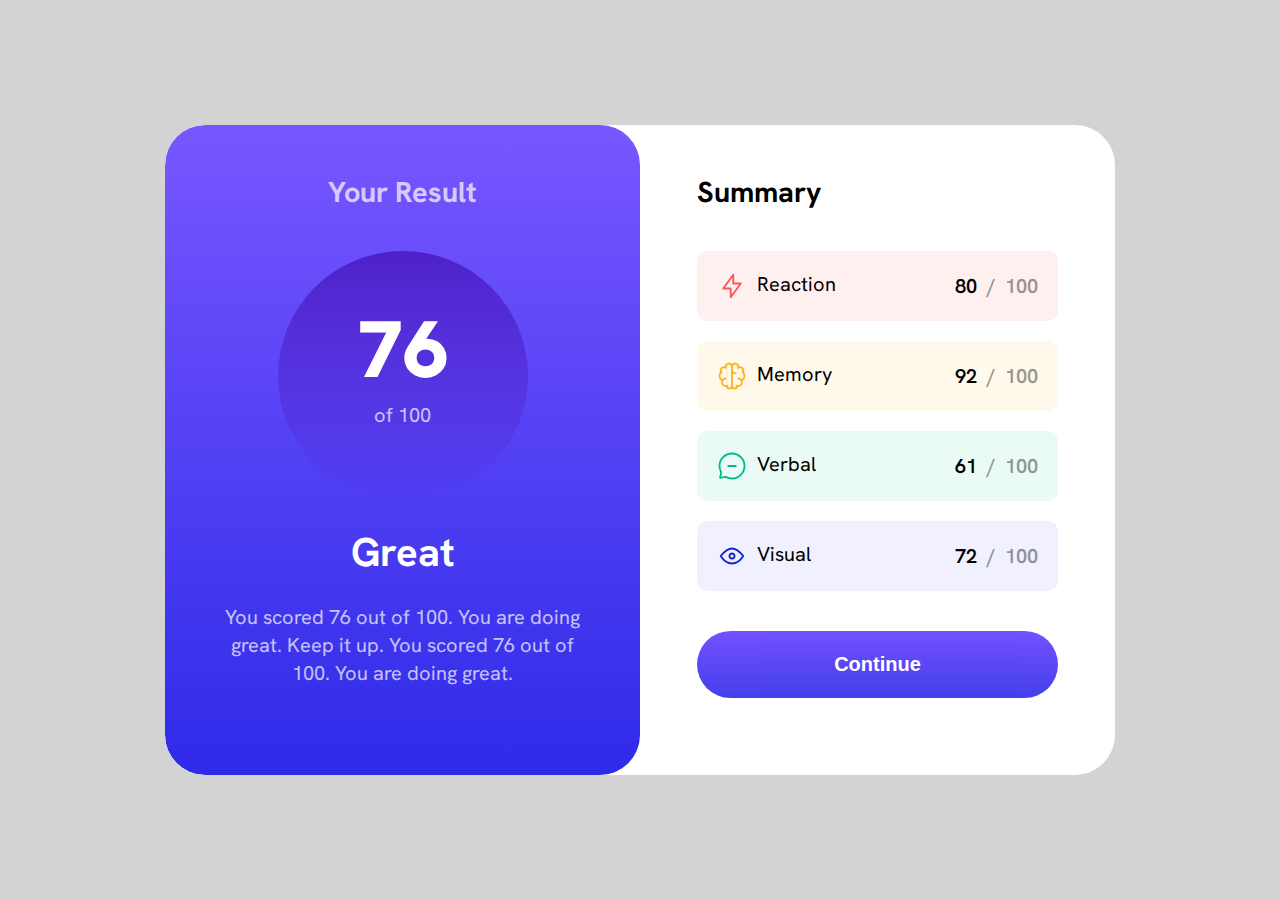
<file: index.html>
<!DOCTYPE html>
<html lang="en">
<head>
    <meta charset="UTF-8">
    <meta name="viewport" content="width=device-width, initial-scale=1.0">
    <title>Active States</title>
    <link rel="stylesheet" href="design.css">
    <link rel="shortcut icon" href="./images/favicon-32x32.png" type="image/x-icon">
</head>
<body>
    
    <main>
        <div class="container">
            <div class="blue-box">
                    <h3>Your Result</h3>
                    <div class="circle">
                        <span>76</span>
                        <p>of 100</p>
                    </div>

                    <h1>Great</h1>
                    <p>
                        You scored 76 out of 100. You are doing great. Keep it up.
                        You scored 76 out of 100. You are doing great.
                    </p>
            </div>
            <div class="white-box">
                <h3>Summary</h3>
                <div class="summary">
                    <div class="summary-item red">
                        <div class="title">
                            <img src="./images/icon-reaction.svg" alt="">
                            <span>Reaction</span>
                        </div>
                        <div class="score">
                            <span>80</span><span>/</span><span>100</span>
                        </div>
                    </div>
                    <div class="summary-item yellow">
                        <div class="title">
                            <img src="./images/icon-memory.svg" alt="">
                            <span>Memory</span>
                        </div>
                        <div class="score">
                            <span>92</span><span>/</span><span>100</span>
                        </div>
                    </div>
                    <div class="summary-item green">
                        <div class="title">
                            <img src="./images/icon-verbal.svg" alt="">
                            <span>Verbal</span>
                        </div>
                        <div class="score">
                            <span>61</span><span>/</span><span>100</span>
                        </div>
                    </div>
                    <div class="summary-item blue">
                        <div class="title">
                            <img src="./images/icon-visual.svg" alt="">
                            <span>Visual</span>
                        </div>
                        <div class="score">
                            <span>72</span><span>/</span><span>100</span>
                        </div>
                    </div>
                </div>
                <button type="button">Continue</button>
            </div>
        </div>
    </main>



</body>
</html>
</file>
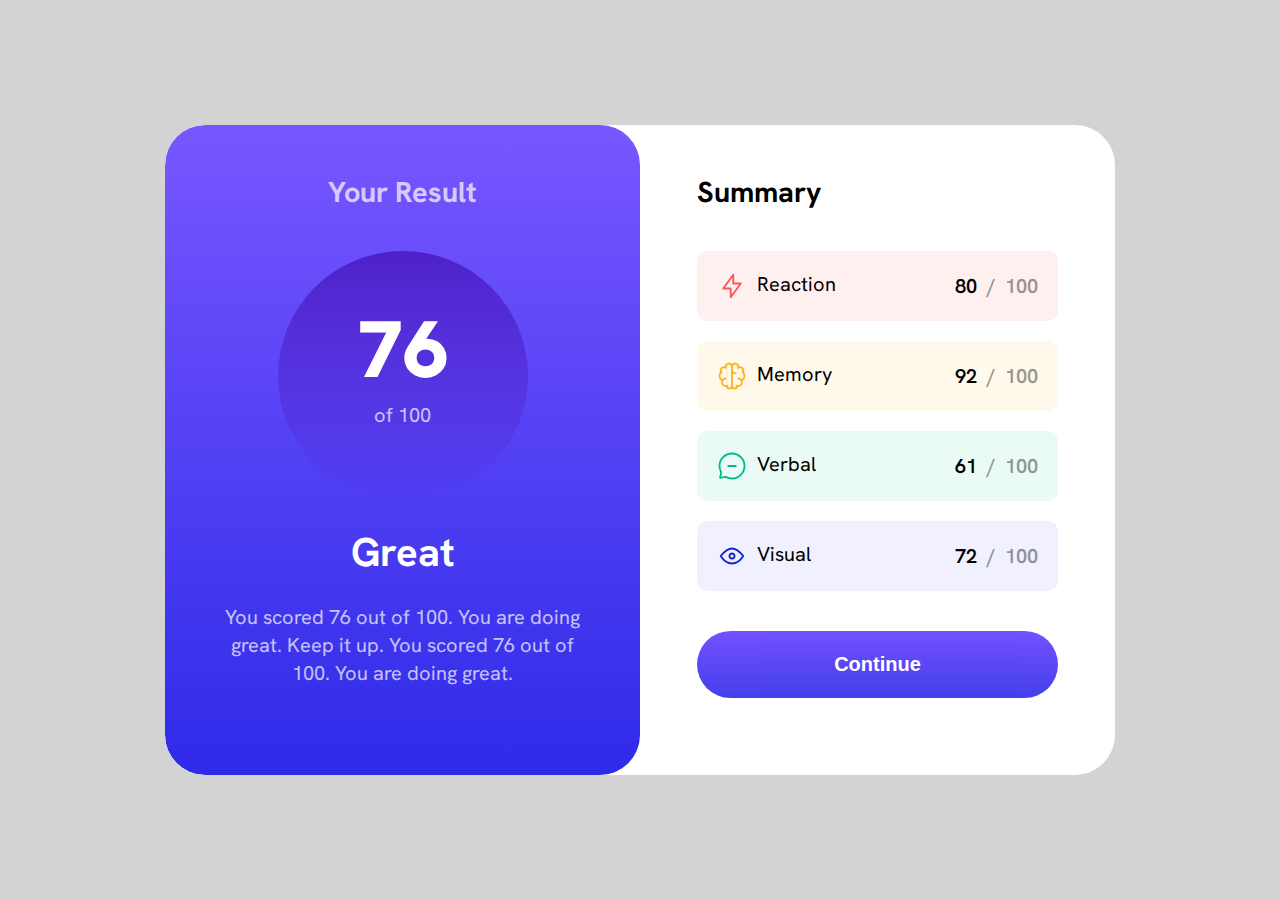
<file: design.html>
<!DOCTYPE html>
<html lang="en">
<head>
    <meta charset="UTF-8">
    <meta name="viewport" content="width=device-width, initial-scale=1.0">
    <title>Active States</title>
    <link rel="stylesheet" href="design.css">
    <link rel="shortcut icon" href="./images/favicon-32x32.png" type="image/x-icon">
</head>
<body>
    
    <main>
        <div class="container">
            <div class="blue-box">
                    <h3>Your Result</h3>
                    <div class="circle">
                        <span>76</span>
                        <p>of 100</p>
                    </div>

                    <h1>Great</h1>
                    <p>
                        You scored 76 out of 100. You are doing great. Keep it up.
                        You scored 76 out of 100. You are doing great.
                    </p>
            </div>
            <div class="white-box">
                <h3>Summary</h3>
                <div class="summary">
                    <div class="summary-item red">
                        <div class="title">
                            <img src="./images/icon-reaction.svg" alt="">
                            <span>Reaction</span>
                        </div>
                        <div class="score">
                            <span>80</span><span>/</span><span>100</span>
                        </div>
                    </div>
                    <div class="summary-item yellow">
                        <div class="title">
                            <img src="./images/icon-memory.svg" alt="">
                            <span>Memory</span>
                        </div>
                        <div class="score">
                            <span>92</span><span>/</span><span>100</span>
                        </div>
                    </div>
                    <div class="summary-item green">
                        <div class="title">
                            <img src="./images/icon-verbal.svg" alt="">
                            <span>Verbal</span>
                        </div>
                        <div class="score">
                            <span>61</span><span>/</span><span>100</span>
                        </div>
                    </div>
                    <div class="summary-item blue">
                        <div class="title">
                            <img src="./images/icon-visual.svg" alt="">
                            <span>Visual</span>
                        </div>
                        <div class="score">
                            <span>72</span><span>/</span><span>100</span>
                        </div>
                    </div>
                </div>
                <button type="button">Continue</button>
            </div>
        </div>
    </main>



</body>
</html>
</file>
<file: design.css>
@import url('https://fonts.googleapis.com/css2?family=Hanken+Grotesk:ital,wght@0,300;0,400;0,500;0,700;0,900;1,500&display=swap');

*{
    margin: 0;
    padding: 0;
    box-sizing: border-box;
}

body{
    font-family: 'Hanken Grotesk', sans-serif;
    background: lightgray;
}

main{
    height: 100vh;
    width: 100%;
    display: flex;
    justify-content: center;
    align-items: center;
}

.container{
    background-color: white;
    height: 650px;
    width: 950px;
    border-radius: 40px;
    display: flex;
    overflow: hidden;
}

.blue-box{
    background: linear-gradient(hsl(252, 100%, 67%), hsl(241, 81%, 54%));
    height: 100%;
    width: 50%;
    border-radius: 40px;
    color: white;
    display: flex;
    flex-direction: column;
    align-items: center;
    padding: 5% 6%;
    
}

.blue-box > h3{
    font-size: 1.8rem;
    margin-bottom: 40px;
    opacity: .7;
}

.blue-box > .circle{
    height: 250px;
    width: 250px;
    border-radius: 50%;
    background: linear-gradient(hsla(256, 72%, 46%, 1), hsla(241, 72%, 46%, 0));
    display: flex;
    flex-direction: column;
    justify-content: center;
    align-items: center;
    margin-bottom: 25px;
    align-content: center;
}

.blue-box > .circle > span{
    font-size: 5rem;
    font-weight: 900;
}

.blue-box h1{
    font-size: 2.5rem;
    font-weight: 700;
    margin-bottom: 25px;
}

.blue-box p{
    font-size: 20px;
    opacity: .7;
    margin-bottom: 25px;
    text-align: center;
    line-height: 28px;
}

.white-box{
    height: 100%;
    width: 50%;
    border-radius: 40px;
    color: black;
    display: flex;
    flex-direction: column;
    padding: 5% 6%;
}

.white-box > h3{
    font-size: 1.8rem;
    font-weight: 700;
    margin-bottom: 40px;
}

.summary{
    display: flex;
    flex-direction: column;
    gap: 20px;
    margin-bottom: 40px;
}

.summary > .summary-item{
    display: flex;
    justify-content: space-between;
    align-items: center;
    background: hsl(0, 100%, 87%);
    padding: 20px 20px;
    border-radius: 10px;
    font-size: 20px;
    cursor: pointer;
    transition: all .3s ease-in-out;
}

.summary-item > div{
    display:flex;
    gap: 10px;
}

.summary-item > div.title > img{
    height: 30px;
    width: 30px;
}

.summary-item > div.score > span:last-child, div.score > span:nth-of-type(2){
    opacity: .4;
}

.summary-item.red{
    background: hsl(0, 100%, 97%);
}

.summary-item.red:hover{
    background: hsl(0, 100%, 80%);
}

.summary-item.green{
    background: hsl(162, 68%, 95%);
}

.summary-item.green:hover{
    background: hsl(163, 72%, 46%);
}

.summary-item.yellow{
    background: hsl(42, 100%, 96%);
}

.summary-item.yellow:hover{
    background: hsl(45, 100%, 80%);
}

.summary-item.blue{
    background: hsl(240, 100%, 97%);
}

.summary-item.blue:hover{
    background: hsl(240, 80%, 80%);
}

div.score > span{
    font-weight: 600;
}

.white-box > button{
    width: 100%;
    border-radius: 50px;
    background: linear-gradient(hsl(252, 100%, 62%), hsl(241, 81%, 54%));
    color: white;
    font-size: 20px;
    font-weight: 700;
    border: none;
    cursor: pointer;
    margin-bottom: 20px;
    padding: 22px 50px;
    font-size: 20px;
    opacity: .9;
    transition: all .3s ease-in-out;
}

.white-box > button:hover{
    opacity: 1;
    background: linear-gradient(hsl(252, 100%, 67%), hsl(241, 81%, 54%));
}
</file>
